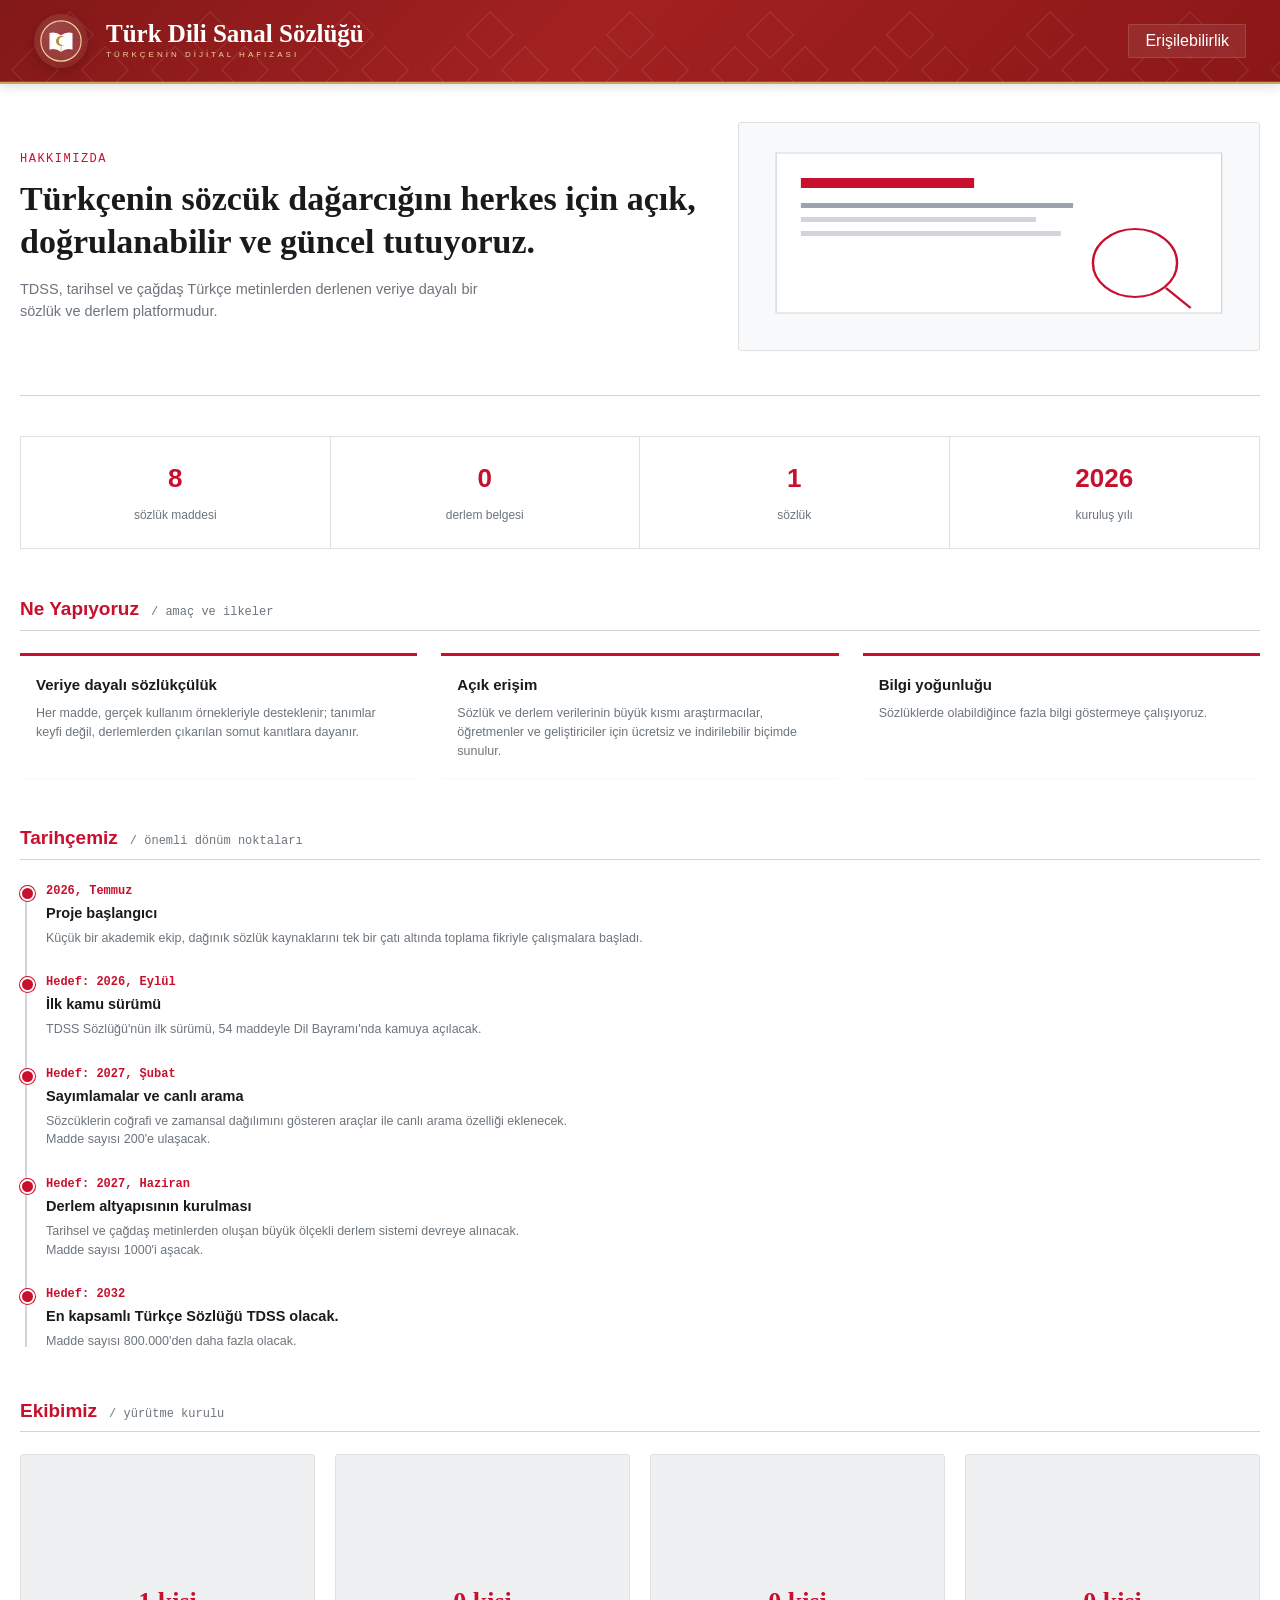
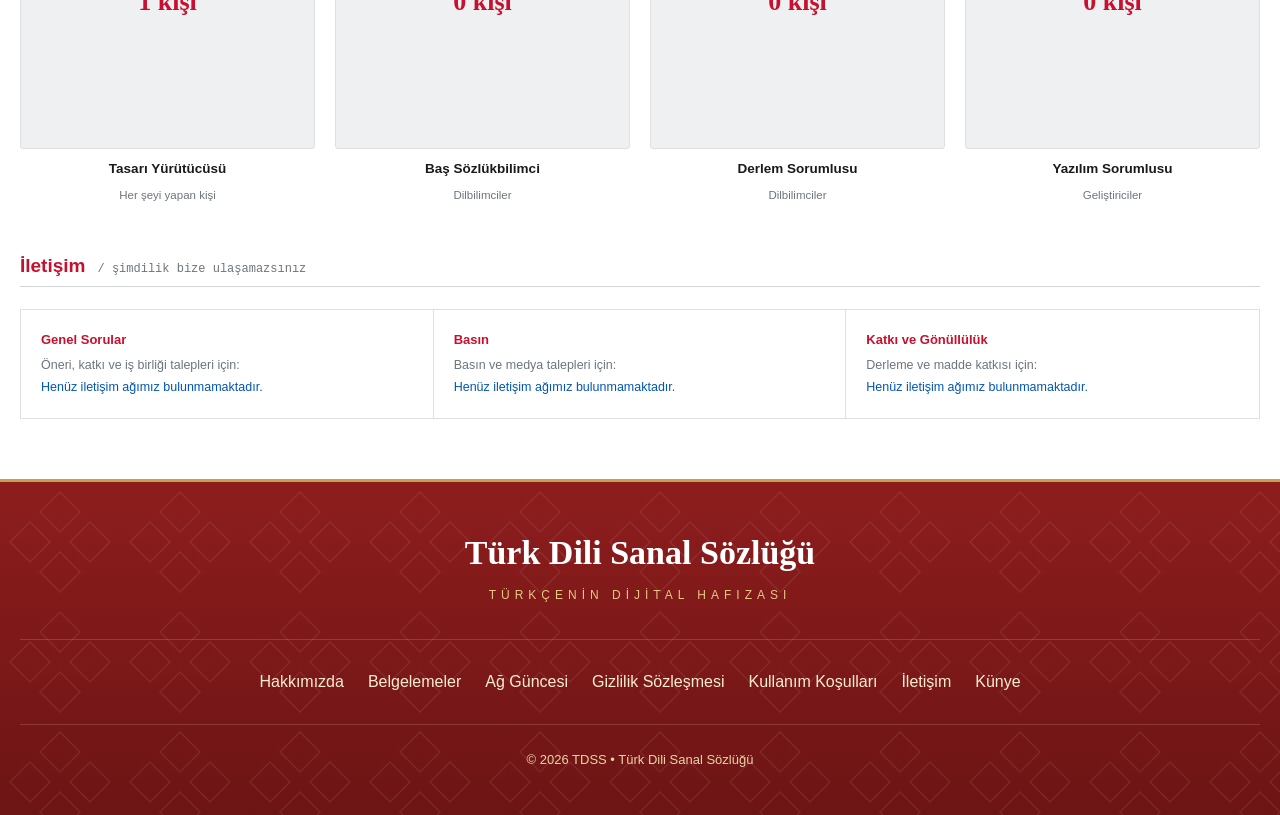
<file: hakkimizda/index.html>
<!DOCTYPE html>
<html lang="tr">
<head>
    <meta charset="UTF-8">
    <meta name="viewport" content="width=device-width, initial-scale=1.0">
    <title>Hakkımızda - TDSS</title>

    <link rel="stylesheet" href="/css/anasayfa.css">

    <style>
        /* ---- Hakkımızda sayfasına özel stiller (anasayfa.css token'larını kullanır) ---- */

        .about-hero {
            display: grid;
            grid-template-columns: 1.3fr 1fr;
            gap: 40px;
            align-items: center;
            padding: 38px 0 44px 0;
            border-bottom: 1px solid var(--line-color);
            margin-bottom: 40px;
        }

        .about-eyebrow {
            font-family: "IBM Plex Mono", monospace;
            font-size: 12px;
            letter-spacing: 1.5px;
            text-transform: uppercase;
            color: var(--primary-red);
            margin-bottom: 10px;
            display: block;
        }

        .about-hero h1 {
            font-family: "Source Serif 4", serif;
            font-size: 34px;
            line-height: 1.25;
            color: #1a1a1a;
            margin-bottom: 16px;
            font-weight: 700;
        }

        .about-hero p {
            font-size: 14.5px;
            color: var(--text-muted);
            max-width: 480px;
        }

        .about-hero-figure {
            border: 1px solid var(--border-color);
            border-radius: 3px;
            overflow: hidden;
            background: #f8f9fa;
        }

        .section-heading {
            display: flex;
            align-items: baseline;
            gap: 12px;
            border-bottom: 1px solid var(--line-color);
            padding-bottom: 6px;
            margin-bottom: 22px;
        }

        .section-heading h2 {
            font-size: 19px;
            font-weight: 700;
            color: var(--primary-red);
        }

        .section-heading span {
            font-family: "IBM Plex Mono", monospace;
            font-size: 12px;
            color: var(--text-muted);
        }

        .about-section {
            margin-bottom: 46px;
        }

        /* Sayılar şeridi */
        .stat-strip {
            display: grid;
            grid-template-columns: repeat(4, 1fr);
            gap: 0;
            border: 1px solid var(--border-color);
            margin-bottom: 46px;
        }

        .stat-cell {
            padding: 22px 18px;
            text-align: center;
            border-right: 1px solid var(--border-color);
        }

        .stat-cell:last-child {
            border-right: none;
        }

        .stat-num {
            font-family: "IBM Plex Sans", sans-serif;
            font-size: 26px;
            font-weight: 800;
            color: var(--primary-red);
            display: block;
            margin-bottom: 4px;
        }

        .stat-label {
            font-size: 12px;
            color: var(--text-muted);
        }

        /* Misyon / İlkeler kartları — anasayfa .card ile aynı dil */
        .principle-grid {
            display: grid;
            grid-template-columns: repeat(3, 1fr);
            gap: 24px;
        }

        .principle-card {
            border-top: 3px solid var(--primary-red);
            background: #fff;
            padding: 18px 16px;
            box-shadow: 0 1px 2px rgba(0,0,0,0.03);
        }

        .principle-card h3 {
            font-size: 15px;
            margin-bottom: 8px;
            color: #1a1a1a;
        }

        .principle-card p {
            font-size: 12.5px;
            color: var(--text-muted);
        }

        /* Tarihçe / zaman çizgisi */
        .timeline {
            position: relative;
            padding-left: 26px;
        }

        .timeline::before {
            content: "";
            position: absolute;
            left: 5px;
            top: 4px;
            bottom: 4px;
            width: 2px;
            background: var(--line-color);
        }

        .timeline-item {
            position: relative;
            padding-bottom: 26px;
        }

        .timeline-item:last-child {
            padding-bottom: 0;
        }

        .timeline-item::before {
            content: "";
            position: absolute;
            left: -26px;
            top: 4px;
            width: 11px;
            height: 11px;
            border-radius: 50%;
            background: var(--primary-red);
            border: 2px solid #fff;
            box-shadow: 0 0 0 1px var(--primary-red);
        }

        .timeline-year {
            font-family: "IBM Plex Mono", monospace;
            font-size: 12px;
            color: var(--primary-red);
            font-weight: 700;
            display: block;
            margin-bottom: 3px;
        }

        .timeline-item h4 {
            font-size: 14.5px;
            margin-bottom: 4px;
            color: #1a1a1a;
        }

        .timeline-item p {
            font-size: 12.5px;
            color: var(--text-muted);
            max-width: 640px;
        }

        /* Ekip / kurul */
        .team-grid {
            display: grid;
            grid-template-columns: repeat(4, 1fr);
            gap: 20px;
        }

        .team-card {
            text-align: center;
        }

        .team-avatar {
            width: 100%;
            aspect-ratio: 1;
            border-radius: 3px;
            background: #eef0f2;
            border: 1px solid var(--border-color);
            display: flex;
            align-items: center;
            justify-content: center;
            margin-bottom: 10px;
            color: var(--primary-red);
            font-family: "Source Serif 4", serif;
            font-size: 26px;
            font-weight: 700;
        }

        .team-card h4 {
            font-size: 13.5px;
            margin-bottom: 2px;
            color: #1a1a1a;
        }

        .team-card span {
            font-size: 11.5px;
            color: var(--text-muted);
        }

        /* İletişim şeridi */
        .contact-strip {
            display: grid;
            grid-template-columns: repeat(3, 1fr);
            border: 1px solid var(--border-color);
        }

        .contact-cell {
            padding: 20px;
            border-right: 1px solid var(--border-color);
        }

        .contact-cell:last-child {
            border-right: none;
        }

        .contact-cell h4 {
            font-size: 13px;
            color: var(--primary-red);
            margin-bottom: 6px;
        }

        .contact-cell p, .contact-cell a {
            font-size: 12.5px;
            color: var(--text-muted);
            text-decoration: none;
        }

        .contact-cell a {
            color: var(--link-blue);
        }

        @media (max-width: 992px) {
            .about-hero { grid-template-columns: 1fr; }
            .stat-strip { grid-template-columns: repeat(2, 1fr); }
            .stat-cell:nth-child(2) { border-right: none; }
            .principle-grid { grid-template-columns: 1fr; }
            .team-grid { grid-template-columns: repeat(2, 1fr); }
            .contact-strip { grid-template-columns: 1fr; }
            .contact-cell { border-right: none; border-bottom: 1px solid var(--border-color); }
        }
    </style>
</head>
<body>

    <!-- Üst Bilgi Çubuğu -->
    <header class="top-bar">
        <a href="/" class="brand-logo">
            <div class="brand-symbol">
                <svg viewBox="0 0 64 64" aria-hidden="true">
                    <!-- Dış çerçeve -->
                    <circle
                        cx="32"
                        cy="32"
                        r="28"
                        fill="rgba(255,255,255,.08)"
                        stroke="#f0d49b"
                        stroke-width="1.6"/>
                    <!-- Açık kitap -->
                    <path
                        d="
                        M16 21
                        Q24 18 32 24
                        Q40 18 48 21
                        V44
                        Q40 41 32 47
                        Q24 41 16 44
                        Z"
                        fill="white"
                        opacity=".99"/>
                    <!-- Sayfa çizgisi -->
                    <path
                        d="M32 24 V47"
                        stroke="#d9b76f"
                        stroke-width="1.2"/>
                    <!-- Hilal -->
                    <circle
                        cx="32"
                        cy="32"
                        r="7"
                        fill="#b78d42"/>

                    <circle
                        cx="34.5"
                        cy="32"
                        r="5.5"
                        fill="white"
                        opacity=".99"/>
                </svg>
            </div>
            <div class="brand-text">
                <span class="brand-title">
                    Türk Dili Sanal Sözlüğü
                </span>
                <span class="brand-subtitle">
                    Türkçenin Dijital Hafızası
                </span>
            </div>
        </a>
        <nav class="top-nav">
            <a href="#" class="top-link">
                Erişilebilirlik
            </a>
        </nav>
    </header>

    <div class="container">

        <!-- Hero -->
        <section class="about-hero">
            <div>
                <span class="about-eyebrow">Hakkımızda</span>
                <h1>Türkçenin sözcük dağarcığını herkes için açık, doğrulanabilir ve güncel tutuyoruz.</h1>
                <p>
                    TDSS, tarihsel ve çağdaş Türkçe metinlerden derlenen veriye dayalı bir
                    sözlük ve derlem platformudur.
                </p>
            </div>
            <div class="about-hero-figure">
                <svg width="100%" height="220" viewBox="0 0 420 220" preserveAspectRatio="none">
                    <rect width="420" height="220" fill="#f8f9fa"/>
                    <rect x="30" y="30" width="360" height="160" fill="#ffffff" stroke="#d1d5db" stroke-width="1"/>
                    <rect x="50" y="55" width="140" height="10" fill="#c8102e"/>
                    <rect x="50" y="80" width="220" height="5" fill="#9ca3af"/>
                    <rect x="50" y="94" width="190" height="5" fill="#d1d5db"/>
                    <rect x="50" y="108" width="210" height="5" fill="#d1d5db"/>
                    <circle cx="320" cy="140" r="34" fill="none" stroke="#c8102e" stroke-width="2"/>
                    <line x1="345" y1="165" x2="365" y2="185" stroke="#c8102e" stroke-width="2"/>
                </svg>
            </div>
        </section>

        <!-- Sayılar -->
        <div class="stat-strip">
            <div class="stat-cell">
                <span class="stat-num">8</span>
                <span class="stat-label">sözlük maddesi</span>
            </div>
            <div class="stat-cell">
                <span class="stat-num">0</span>
                <span class="stat-label">derlem belgesi</span>
            </div>
            <div class="stat-cell">
                <span class="stat-num">1</span>
                <span class="stat-label">sözlük</span>
            </div>
            <div class="stat-cell">
                <span class="stat-num">2026</span>
                <span class="stat-label">kuruluş yılı</span>
            </div>
        </div>

        <!-- Misyon / İlkeler -->
        <section class="about-section">
            <div class="section-heading">
                <h2>Ne Yapıyoruz</h2>
                <span>/ amaç ve ilkeler</span>
            </div>
            <div class="principle-grid">
                <div class="principle-card">
                    <h3>Veriye dayalı sözlükçülük</h3>
                    <p>
                        Her madde, gerçek kullanım örnekleriyle desteklenir; tanımlar keyfi değil,
                        derlemlerden çıkarılan somut kanıtlara dayanır.
                    </p>
                </div>
                <div class="principle-card">
                    <h3>Açık erişim</h3>
                    <p>
                        Sözlük ve derlem verilerinin büyük kısmı araştırmacılar, öğretmenler ve
                        geliştiriciler için ücretsiz ve indirilebilir biçimde sunulur.
                    </p>
                </div>
                <div class="principle-card">
                    <h3>Bilgi yoğunluğu</h3>
                    <p>
                        Sözlüklerde olabildiğince fazla bilgi göstermeye çalışıyoruz.
                    </p>
                </div>
            </div>
        </section>

        <!-- Tarihçe -->
        <section class="about-section">
            <div class="section-heading">
                <h2>Tarihçemiz</h2>
                <span>/ önemli dönüm noktaları</span>
            </div>
            <div class="timeline">
                <div class="timeline-item">
                    <span class="timeline-year">2026, Temmuz</span>
                    <h4>Proje başlangıcı</h4>
                    <p>Küçük bir akademik ekip, dağınık sözlük kaynaklarını tek bir çatı altında toplama fikriyle çalışmalara başladı.</p>
                </div>
                <div class="timeline-item">
                    <span class="timeline-year">Hedef: 2026, Eylül</span>
                    <h4>İlk kamu sürümü</h4>
                    <p>TDSS Sözlüğü'nün ilk sürümü, 54 maddeyle Dil Bayramı'nda kamuya açılacak.</p>
                </div>
                <div class="timeline-item">
                    <span class="timeline-year">Hedef: 2027, Şubat</span>
                    <h4>Sayımlamalar ve canlı arama</h4>
                    <p>Sözcüklerin coğrafi ve zamansal dağılımını gösteren araçlar ile canlı arama özelliği eklenecek.</p>
                    <p>Madde sayısı 200'e ulaşacak.</p>
                </div>
                <div class="timeline-item">
                    <span class="timeline-year">Hedef: 2027, Haziran</span>
                    <h4>Derlem altyapısının kurulması</h4> 
                    <p>Tarihsel ve çağdaş metinlerden oluşan büyük ölçekli derlem sistemi devreye alınacak.</p>
                    <p>Madde sayısı 1000'i aşacak.</p>
                </div>
                <div class="timeline-item">
                    <span class="timeline-year">Hedef: 2032</span>
                    <h4>En kapsamlı Türkçe Sözlüğü TDSS olacak.</h4>
                    <p>Madde sayısı 800.000'den daha fazla olacak.</p>
                </div>
            </div>
        </section>

        <!-- Ekip -->
        <section class="about-section">
            <div class="section-heading">
                <h2>Ekibimiz</h2>
                <span>/ yürütme kurulu</span>
            </div>
            <div class="team-grid">
                <div class="team-card">
                    <div class="team-avatar">1 kişi</div>
                    <h4>Tasarı Yürütücüsü</h4>
                    <span>Her şeyi yapan kişi</span>
                </div>
                <div class="team-card">
                    <div class="team-avatar">0 kişi</div>
                    <h4>Baş Sözlükbilimci</h4>
                    <span>Dilbilimciler</span>
                </div>
                <div class="team-card">
                    <div class="team-avatar">0 kişi</div>
                    <h4>Derlem Sorumlusu</h4>
                    <span>Dilbilimciler</span>
                </div>
                <div class="team-card">
                    <div class="team-avatar">0 kişi</div>
                    <h4>Yazılım Sorumlusu</h4>
                    <span>Geliştiriciler</span>
                </div>
            </div>
        </section>

        <!-- İletişim -->
        <section class="about-section">
            <div class="section-heading">
                <h2>İletişim</h2>
                <span>/ şimdilik bize ulaşamazsınız</span>
            </div>
            <div class="contact-strip">
                <div class="contact-cell">
                    <h4>Genel Sorular</h4>
                    <p>Öneri, katkı ve iş birliği talepleri için:</p>
                    <a>Henüz iletişim ağımız bulunmamaktadır.</a>
                </div>
                <div class="contact-cell">
                    <h4>Basın</h4>
                    <p>Basın ve medya talepleri için:</p>
                    <a>Henüz iletişim ağımız bulunmamaktadır.</a>
                </div>
                <div class="contact-cell">
                    <h4>Katkı ve Gönüllülük</h4>
                    <p>Derleme ve madde katkısı için:</p>
                    <a>Henüz iletişim ağımız bulunmamaktadır.</a>
                </div>
            </div>
        </section>

    </div>

    <!-- Alt Bilgi -->
    <footer class="footer">
        <div class="footer-pattern"></div>
        <div class="container">
            <div class="footer-header">
                <div class="footer-logo">
                    <div class="footer-title">
                        Türk Dili Sanal Sözlüğü
                    </div>
                    <div class="footer-subtitle">
                        TÜRKÇENİN DİJİTAL HAFIZASI
                    </div>
                </div>
            </div>
            <ul class="footer-links">
                <li><a href="/hakkimizda/">Hakkımızda</a></li>
                <li><a href="#">Belgelemeler</a></li>
                <li><a href="#">Ağ Güncesi</a></li>
                <li><a href="#">Gizlilik Sözleşmesi</a></li>
                <li><a href="#">Kullanım Koşulları</a></li>
                <li><a href="#">İletişim</a></li>
                <li><a href="#">Künye</a></li>
            </ul>
            <div class="footer-bottom">
                © 2026 TDSS • Türk Dili Sanal Sözlüğü
            </div>
        </div>
    </footer>

</body>
</html>
</file>
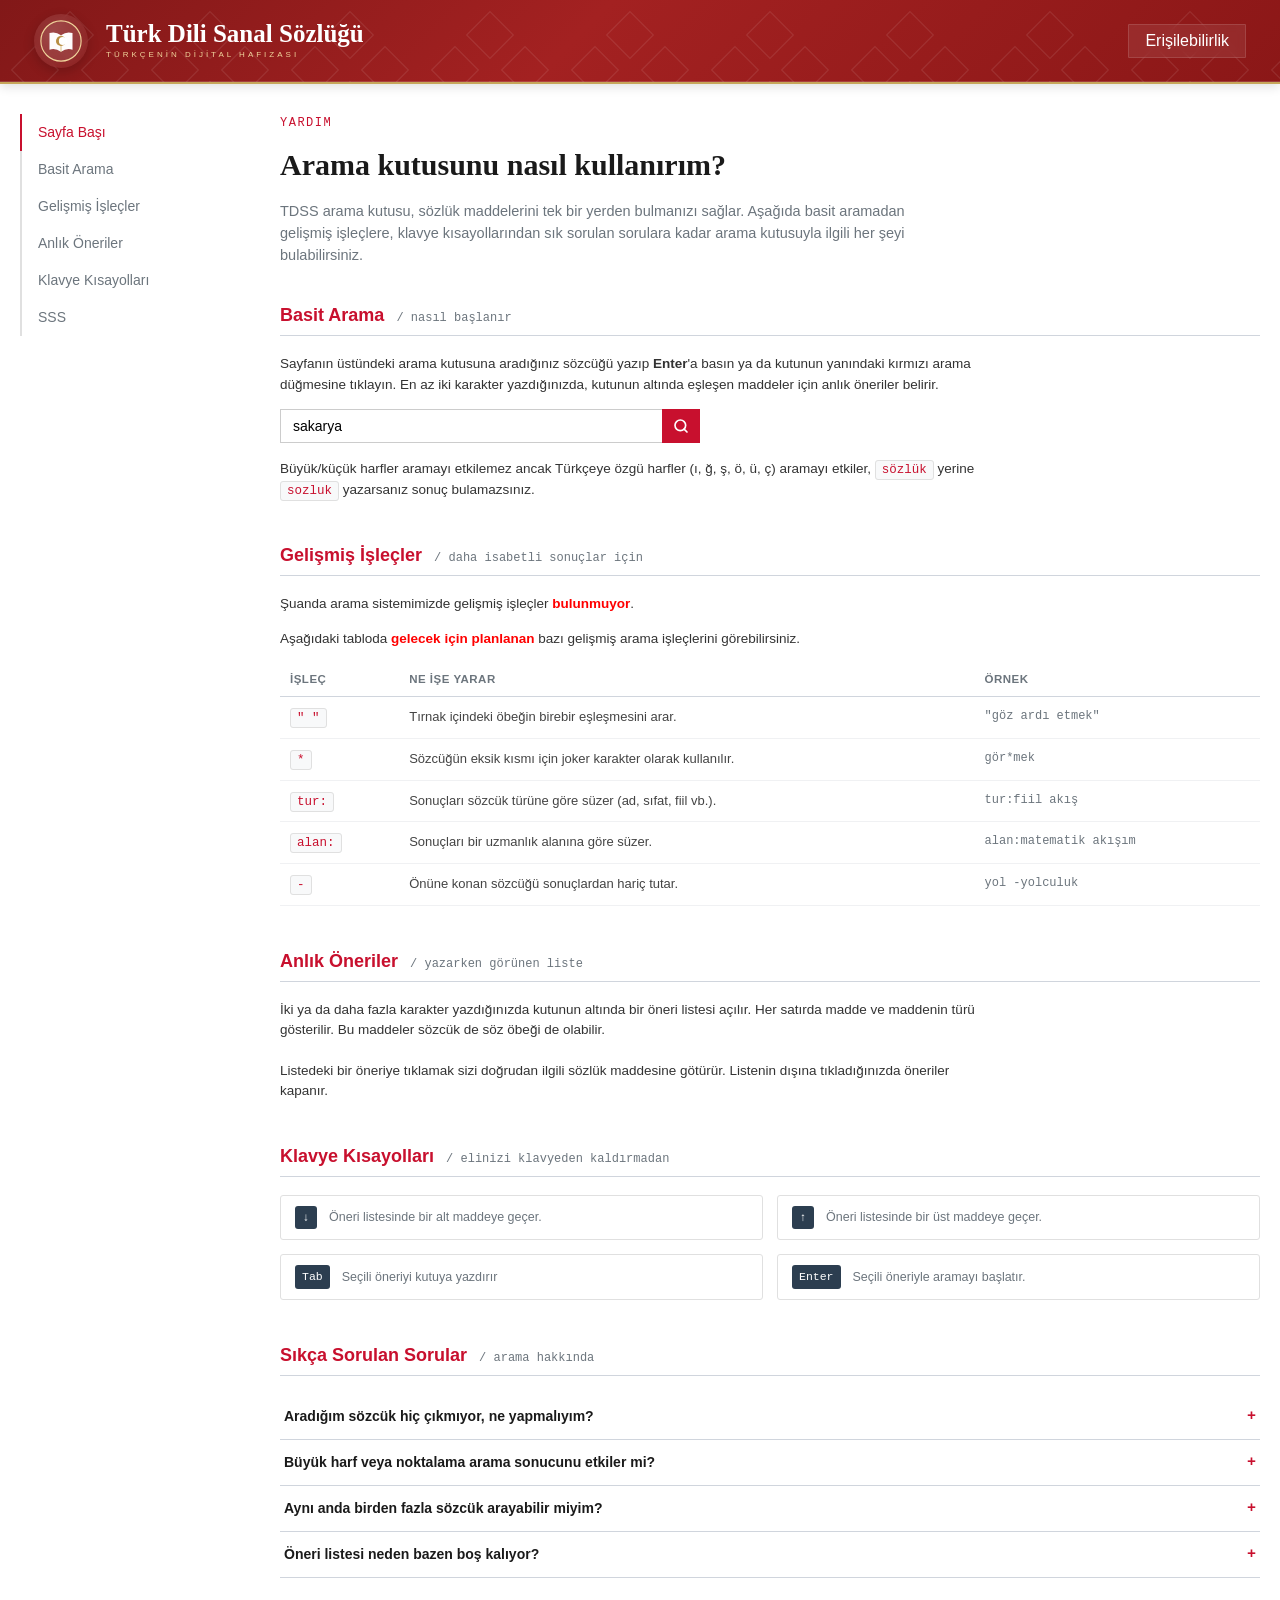
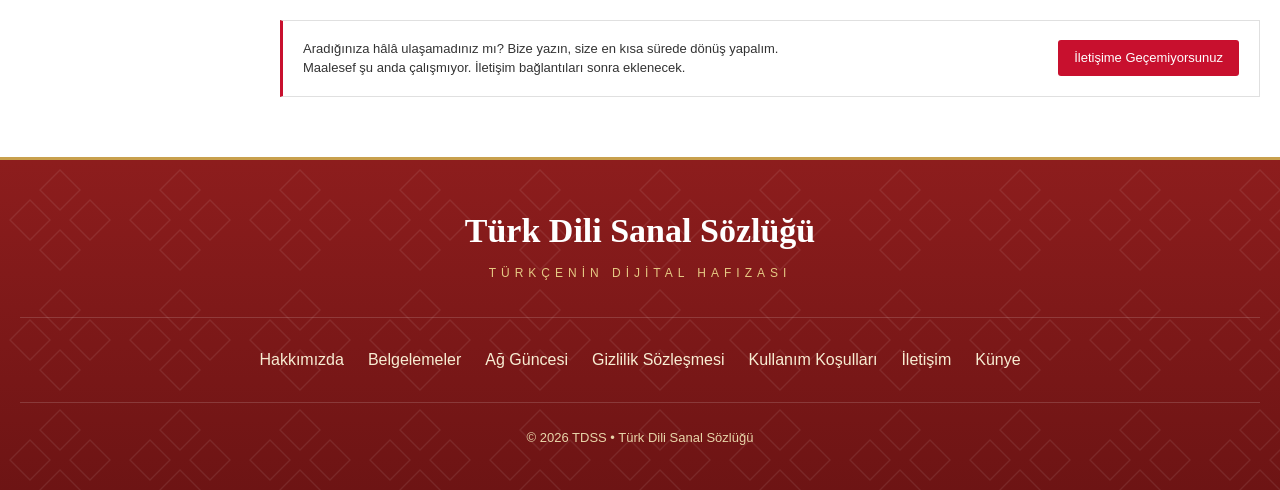
<file: yardim/arama/index.html>
<!DOCTYPE html>
<html lang="tr">
<head>
    <meta charset="UTF-8">
    <meta name="viewport" content="width=device-width, initial-scale=1.0">
    <title>Arama Yardımı - TDSS</title>

    <link rel="stylesheet" href="/css/anasayfa.css">

    <style>
        /* ---- Arama Yardımı sayfasına özel stiller (anasayfa.css token'larını kullanır) ---- */

        .help-layout {
            display: grid;
            grid-template-columns: 220px 1fr;
            gap: 40px;
            margin: 30px 0 50px 0;
        }

        /* Sol: içindekiler */
        .help-toc {
            position: sticky;
            top: 20px;
            align-self: start;
            border-right: 1px solid var(--line-color);
            padding-right: 20px;
        }

        .help-toc-title {
            font-family: "IBM Plex Mono", monospace;
            font-size: 11px;
            letter-spacing: 1px;
            text-transform: uppercase;
            color: var(--text-muted);
            margin-bottom: 12px;
        }

        .help-toc ul {
            list-style: none;
        }

        .help-toc li {
            margin-bottom: 9px;
        }

        .help-toc a {
            font-size: 13px;
            color: var(--text-dark);
            text-decoration: none;
        }

        .help-toc a:hover {
            color: var(--primary-red);
        }

        /* Sol Panel: Gezinme (Kısayollar) */
        .left-sidebar {
            position: sticky;
            top: 20px;
            align-self: start;
        }

        .page-nav { list-style: none; border-left: 2px solid var(--border-color); }
        .page-nav li a {
            display: block;
            padding: 8px 16px;
            color: var(--text-muted);
            text-decoration: none;
            font-size: 14px;
            transition: all 0.2s;
            border-left: 2px solid transparent;
            margin-left: -2px;
        }
        .page-nav li a:hover, .page-nav li a.active {
            color: var(--primary-red);
            border-left-color: var(--primary-red);
            background-color: var(--bg-light);
        }

        /* Sağ: içerik */
        .help-intro {
            margin-bottom: 36px;
        }

        .help-eyebrow {
            font-family: "IBM Plex Mono", monospace;
            font-size: 12px;
            letter-spacing: 1.5px;
            text-transform: uppercase;
            color: var(--primary-red);
            margin-bottom: 10px;
            display: block;
        }

        .help-intro h1 {
            font-family: "Source Serif 4", serif;
            font-size: 30px;
            color: #1a1a1a;
            margin-bottom: 14px;
            font-weight: 700;
        }

        .help-intro p {
            font-size: 14.5px;
            color: var(--text-muted);
            max-width: 640px;
        }

        .help-section {
            margin-bottom: 42px;
            scroll-margin-top: 20px;
        }

        .help-section .section-heading {
            display: flex;
            align-items: baseline;
            gap: 12px;
            border-bottom: 1px solid var(--line-color);
            padding-bottom: 6px;
            margin-bottom: 18px;
        }

        .help-section .section-heading h2 {
            font-size: 18px;
            font-weight: 700;
            color: var(--primary-red);
        }

        .help-section .section-heading span {
            font-family: "IBM Plex Mono", monospace;
            font-size: 12px;
            color: var(--text-muted);
        }

        .help-section > p {
            font-size: 13.5px;
            color: #333;
            margin-bottom: 14px;
            max-width: 720px;
        }

        /* Örnek arama kutusu görseli */
        .demo-search {
            display: flex;
            max-width: 420px;
            margin-bottom: 16px;
        }

        .demo-input {
            font-family: "Inter", sans-serif;
            flex: 1;
            padding: 8px 12px;
            font-size: 14px;
            border: 1px solid #ccc;
            border-right: none;
            height: 34px;
        }

        .demo-btn {
            background-color: var(--primary-red);
            border: none;
            width: 38px;
            height: 34px;
            display: flex;
            align-items: center;
            justify-content: center;
        }

        /* İşleç tablosu */
        .op-table {
            width: 100%;
            border-collapse: collapse;
            font-size: 13px;
            margin-bottom: 8px;
        }

        .op-table th {
            text-align: left;
            font-size: 11.5px;
            text-transform: uppercase;
            letter-spacing: 0.5px;
            color: var(--text-muted);
            border-bottom: 1px solid var(--line-color);
            padding: 8px 10px;
        }

        .op-table td {
            padding: 10px;
            border-bottom: 1px solid #f0f1f3;
            vertical-align: top;
        }

        .op-code {
            font-family: "IBM Plex Mono", monospace;
            background: #f8f9fa;
            border: 1px solid var(--border-color);
            border-radius: 3px;
            padding: 2px 6px;
            font-size: 12.5px;
            color: var(--primary-red);
            white-space: nowrap;
        }

        .op-desc {
            color: #444;
        }

        .op-example {
            color: var(--text-muted);
            font-family: "IBM Plex Mono", monospace;
            font-size: 12px;
        }

        /* Klavye kısayolları */
        .key-grid {
            display: grid;
            grid-template-columns: repeat(2, 1fr);
            gap: 14px;
        }

        .key-row {
            display: flex;
            align-items: center;
            gap: 12px;
            border: 1px solid var(--border-color);
            padding: 10px 14px;
            border-radius: 3px;
        }

        kbd {
            font-family: "IBM Plex Mono", monospace;
            font-size: 11.5px;
            background: #2c3e50;
            color: #fff;
            padding: 3px 7px;
            border-radius: 3px;
            min-width: 22px;
            text-align: center;
        }

        .key-desc {
            font-size: 12.5px;
            color: var(--text-muted);
        }

        /* SSS akordeon */
        .faq-item {
            border-bottom: 1px solid var(--line-color);
        }

        .faq-item:first-child {
            border-top: 1px solid var(--line-color);
        }

        .faq-question {
            width: 100%;
            text-align: left;
            background: none;
            border: none;
            padding: 14px 4px;
            font-size: 14px;
            font-weight: 600;
            color: #1a1a1a;
            cursor: pointer;
            display: flex;
            justify-content: space-between;
            align-items: center;
            font-family: inherit;
        }

        .faq-question:hover {
            color: var(--primary-red);
        }

        .faq-icon {
            font-family: "IBM Plex Mono", monospace;
            color: var(--primary-red);
            font-size: 15px;
            flex-shrink: 0;
            margin-left: 12px;
            transition: transform 0.15s;
        }

        .faq-item.open .faq-icon {
            transform: rotate(45deg);
        }

        .faq-answer {
            max-height: 0;
            overflow: hidden;
            transition: max-height 0.2s ease;
        }

        .faq-item.open .faq-answer {
            max-height: 240px;
        }

        .faq-answer p {
            font-size: 13px;
            color: var(--text-muted);
            padding: 0 4px 16px 4px;
            max-width: 680px;
        }

        /* Yardım kutusu — hâlâ takıldıysanız */
        .help-cta {
            border: 1px solid var(--border-color);
            border-left: 3px solid var(--primary-red);
            padding: 18px 20px;
            display: flex;
            justify-content: space-between;
            align-items: center;
            gap: 20px;
            flex-wrap: wrap;
        }

        .help-cta p {
            font-size: 13px;
            color: #333;
            max-width: 480px;
        }

        .help-cta a.top-btn-alt {
            background-color: var(--primary-red);
            color: #fff;
            padding: 8px 16px;
            border-radius: 3px;
            font-size: 13px;
            text-decoration: none;
            white-space: nowrap;
        }

        .help-cta a.top-btn-alt:hover {
            background-color: var(--dark-red);
        }

        @media (max-width: 900px) {
            .help-layout { grid-template-columns: 1fr; }
            .help-toc {
                position: static;
                border-right: none;
                border-bottom: 1px solid var(--line-color);
                padding-right: 0;
                padding-bottom: 16px;
            }
            .key-grid { grid-template-columns: 1fr; }
            .left-sidebar {
                display: none;
            }
        }
    </style>
</head>
<body id="sayfa-basi">

    <!-- Üst Bilgi Çubuğu -->
    <header class="top-bar">
        <a href="/" class="brand-logo">
            <div class="brand-symbol">
                <svg viewBox="0 0 64 64" aria-hidden="true">
                    <!-- Dış çerçeve -->
                    <circle
                        cx="32"
                        cy="32"
                        r="28"
                        fill="rgba(255,255,255,.08)"
                        stroke="#f0d49b"
                        stroke-width="1.6"/>
                    <!-- Açık kitap -->
                    <path
                        d="
                        M16 21
                        Q24 18 32 24
                        Q40 18 48 21
                        V44
                        Q40 41 32 47
                        Q24 41 16 44
                        Z"
                        fill="white"
                        opacity=".99"/>
                    <!-- Sayfa çizgisi -->
                    <path
                        d="M32 24 V47"
                        stroke="#d9b76f"
                        stroke-width="1.2"/>
                    <!-- Hilal -->
                    <circle
                        cx="32"
                        cy="32"
                        r="7"
                        fill="#b78d42"/>

                    <circle
                        cx="34.5"
                        cy="32"
                        r="5.5"
                        fill="white"
                        opacity=".99"/>
                </svg>
            </div>
            <div class="brand-text">
                <span class="brand-title">
                    Türk Dili Sanal Sözlüğü
                </span>
                <span class="brand-subtitle">
                    Türkçenin Dijital Hafızası
                </span>
            </div>
        </a>
        <nav class="top-nav">
            <a href="#" class="top-link">
                Erişilebilirlik
            </a>
        </nav>
    </header>

    <div class="container">

        <div class="help-layout">

            <!-- Sol: İçindekiler -->
            <!-- Sol Panel: Sayfa İçi Gezinme (İki sayfada da ortak kullanım) -->
            <aside class="left-sidebar">
                <ul class="page-nav">
                    <li><a href="#sayfa-basi">Sayfa Başı</a></li>
                    <li><a href="#basit-arama">Basit Arama</a></li>
                    <li><a href="#islecler">Gelişmiş İşleçler</a></li>
                    <li><a href="#oneriler">Anlık Öneriler</a></li>
                    <li><a href="#kisayollar">Klavye Kısayolları</a></li>
                    <li><a href="#sss">SSS</a></li>
                </ul>
            </aside>

            <!-- Sağ: İçerik -->
            <main>
                <div class="help-intro">
                    <span class="help-eyebrow">Yardım</span>
                    <h1>Arama kutusunu nasıl kullanırım?</h1>
                    <p>
                        TDSS arama kutusu, sözlük maddelerini tek bir yerden bulmanızı sağlar. 
                        Aşağıda basit aramadan gelişmiş işleçlere, klavye kısayollarından 
                        sık sorulan sorulara kadar arama kutusuyla ilgili
                        her şeyi bulabilirsiniz.
                    </p>
                </div>

                <!-- Basit Arama -->
                <section class="help-section" id="basit-arama">
                    <div class="section-heading">
                        <h2>Basit Arama</h2>
                        <span>/ nasıl başlanır</span>
                    </div>
                    <p>
                        Sayfanın üstündeki arama kutusuna aradığınız sözcüğü yazıp
                        <strong>Enter</strong>'a basın ya da kutunun yanındaki kırmızı arama
                        düğmesine tıklayın. En az iki karakter yazdığınızda, kutunun altında
                        eşleşen maddeler için anlık öneriler belirir.
                    </p>
                    <div class="demo-search">
                        <input class="demo-input" type="text" value="sakarya" readonly>
                        <div class="demo-btn">
                            <svg width="16" height="16" viewBox="0 0 24 24" fill="none" stroke="#ffffff" stroke-width="2.5" stroke-linecap="round" stroke-linejoin="round">
                                <circle cx="11" cy="11" r="8"></circle>
                                <line x1="21" y1="21" x2="16.65" y2="16.65"></line>
                            </svg>
                        </div>
                    </div>
                    <p>
                        Büyük/küçük harfler aramayı etkilemez ancak Türkçeye özgü harfler (ı, ğ, ş, ö, ü, ç) aramayı
                        etkiler, <span class="op-code">sözlük</span> yerine
                        <span class="op-code">sozluk</span> yazarsanız sonuç bulamazsınız.
                    </p>
                </section>

                <!-- Gelişmiş İşleçler -->
                <section class="help-section" id="islecler">
                    <div class="section-heading">
                        <h2>Gelişmiş İşleçler</h2>
                        <span>/ daha isabetli sonuçlar için</span>
                    </div>
                    <p>
                        Şuanda arama sistemimizde gelişmiş işleçler <span style="color: red; font-weight: 600;">bulunmuyor</span>.
                    </p>
                    <p>
                        Aşağıdaki tabloda <span style="color: red; font-weight: 600;">gelecek için planlanan</span> bazı gelişmiş arama işleçlerini görebilirsiniz.
                    </p>
                    <table class="op-table">
                        <thead>
                            <tr>
                                <th>İşleç</th>
                                <th>Ne işe yarar</th>
                                <th>Örnek</th>
                            </tr>
                        </thead>
                        <tbody>
                            <tr>
                                <td><span class="op-code">" "</span></td>
                                <td class="op-desc">Tırnak içindeki öbeğin birebir eşleşmesini arar.</td>
                                <td class="op-example">"göz ardı etmek"</td>
                            </tr>
                            <tr>
                                <td><span class="op-code">*</span></td>
                                <td class="op-desc">Sözcüğün eksik kısmı için joker karakter olarak kullanılır.</td>
                                <td class="op-example">gör*mek</td>
                            </tr>
                            <tr>
                                <td><span class="op-code">tur:</span></td>
                                <td class="op-desc">Sonuçları sözcük türüne göre süzer (ad, sıfat, fiil vb.).</td>
                                <td class="op-example">tur:fiil akış</td>
                            </tr>
                            <tr>
                                <td><span class="op-code">alan:</span></td>
                                <td class="op-desc">Sonuçları bir uzmanlık alanına göre süzer.</td>
                                <td class="op-example">alan:matematik akışım</td>
                            </tr>
                            <tr>
                                <td><span class="op-code">-</span></td>
                                <td class="op-desc">Önüne konan sözcüğü sonuçlardan hariç tutar.</td>
                                <td class="op-example">yol -yolculuk</td>
                            </tr>
                        </tbody>
                    </table>
                </section>

                <!-- Anlık Öneriler -->
                <section class="help-section" id="oneriler">
                    <div class="section-heading">
                        <h2>Anlık Öneriler</h2>
                        <span>/ yazarken görünen liste</span>
                    </div>
                    <p>
                        İki ya da daha fazla karakter yazdığınızda kutunun altında bir öneri listesi
                        açılır. Her satırda madde ve maddenin türü gösterilir. Bu maddeler sözcük de
                        söz öbeği de olabilir.
                        
                        <br> <br>
                        Listedeki bir
                        öneriye tıklamak sizi doğrudan ilgili sözlük maddesine götürür. Listenin
                        dışına tıkladığınızda öneriler kapanır.
                    </p>
                </section>

                <!-- Klavye Kısayolları -->
                <section class="help-section" id="kisayollar">
                    <div class="section-heading">
                        <h2>Klavye Kısayolları</h2>
                        <span>/ elinizi klavyeden kaldırmadan</span>
                    </div>
                    <div class="key-grid">
                        <div class="key-row">
                            <kbd>&darr;</kbd>
                            <span class="key-desc">Öneri listesinde bir alt maddeye geçer.</span>
                        </div>
                        <div class="key-row">
                            <kbd>&uarr;</kbd>
                            <span class="key-desc">Öneri listesinde bir üst maddeye geçer.</span>
                        </div>
                        <div class="key-row">
                            <kbd>Tab</kbd>
                            <span class="key-desc">Seçili öneriyi kutuya yazdırır</span>
                        </div>
                        <div class="key-row">
                            <kbd>Enter</kbd>
                            <span class="key-desc">Seçili öneriyle aramayı başlatır.</span>
                        </div>
                    </div>
                </section>

                <!-- SSS -->
                <section class="help-section" id="sss">
                    <div class="section-heading">
                        <h2>Sıkça Sorulan Sorular</h2>
                        <span>/ arama hakkında</span>
                    </div>

                    <div class="faq-item">
                        <button class="faq-question" type="button">
                            Aradığım sözcük hiç çıkmıyor, ne yapmalıyım?
                            <span class="faq-icon">+</span>
                        </button>
                        <div class="faq-answer">
                            <p>
                                Sözcüğü kısaltıp yeniden deneyin. Sözcük hâlâ
                                bulunamıyorsa "İletişim ve Geri Bildirim" üzerinden bize
                                bildirebilirsiniz; eksik maddeler değerlendirme listesine eklenir.
                            </p>
                        </div>
                    </div>

                    <div class="faq-item">
                        <button class="faq-question" type="button">
                            Büyük harf veya noktalama arama sonucunu etkiler mi?
                            <span class="faq-icon">+</span>
                        </button>
                        <div class="faq-answer">
                            <p>
                                Arama büyük/küçük harf duyarlı değildir ancak noktalama
                                işaretleri yok sayılmaz ve sonucu etkiler.
                            </p>
                        </div>
                    </div>

                    <div class="faq-item">
                        <button class="faq-question" type="button">
                            Aynı anda birden fazla sözcük arayabilir miyim?
                            <span class="faq-icon">+</span>
                        </button>
                        <div class="faq-answer">
                            <p>
                                Hayır
                            </p>
                        </div>
                    </div>

                    <div class="faq-item">
                        <button class="faq-question" type="button">
                            Öneri listesi neden bazen boş kalıyor?
                            <span class="faq-icon">+</span>
                        </button>
                        <div class="faq-answer">
                            <p>
                                Girdiğiniz metinle eşleşen bir madde bulunamadığında liste boş
                                kalır. Yazımı kontrol edin veya daha kısa bir kök ile aramayı
                                deneyin.
                            </p>
                        </div>
                    </div>
                </section>

                <!-- Hâlâ yardıma mı ihtiyacınız var -->
                <div class="help-cta">
                    <p>
                        Aradığınıza hâlâ ulaşamadınız mı? Bize yazın, size en kısa sürede dönüş
                        yapalım. Maalesef şu anda çalışmıyor. İletişim bağlantıları sonra eklenecek.
                    </p>
                    <a class="top-btn-alt">İletişime Geçemiyorsunuz</a>
                </div>

            </main>
        </div>
    </div>

    <!-- Alt Bilgi -->
    <footer class="footer">
        <div class="footer-pattern"></div>
        <div class="container">
            <div class="footer-header">
                <div class="footer-logo">
                    <div class="footer-title">
                        Türk Dili Sanal Sözlüğü
                    </div>
                    <div class="footer-subtitle">
                        TÜRKÇENİN DİJİTAL HAFIZASI
                    </div>
                </div>
            </div>
            <ul class="footer-links">
                <li><a href="/hakkimizda/">Hakkımızda</a></li>
                <li><a href="#">Belgelemeler</a></li>
                <li><a href="#">Ağ Güncesi</a></li>
                <li><a href="#">Gizlilik Sözleşmesi</a></li>
                <li><a href="#">Kullanım Koşulları</a></li>
                <li><a href="#">İletişim</a></li>
                <li><a href="#">Künye</a></li>
            </ul>
            <div class="footer-bottom">
                © 2026 TDSS • Türk Dili Sanal Sözlüğü
            </div>
        </div>
    </footer>

    <script>
        document.querySelectorAll('.page-nav a').forEach(anchor => {
            anchor.addEventListener('click', function (e) {
                e.preventDefault();
                document.querySelectorAll('.page-nav a').forEach(a => a.classList.remove('active'));
                this.classList.add('active');
                
                const targetId = this.getAttribute('href').substring(1);
                const targetElement = document.getElementById(targetId);
                
                if (targetElement) {
                    window.scrollTo({
                        top: targetElement.offsetTop - 80, // Üst menü boşluğu
                        behavior: 'smooth'
                    });
                }
            });
        });

        const sections = document.querySelectorAll(".help-section");
        const navLinks = document.querySelectorAll(".page-nav a");

        window.addEventListener("scroll", () => {
            let current = "sayfa-basi";

            sections.forEach(section => {
                const top = section.offsetTop - 120;

                if (window.scrollY >= top) {
                    current = section.id;
                }
            });

            navLinks.forEach(link => {
                link.classList.remove("active");

                if (link.getAttribute("href") === "#" + current) {
                    link.classList.add("active");
                }
            });
        });
        
        document.querySelectorAll(".faq-question").forEach(btn => {
            btn.addEventListener("click", () => {
                btn.parentElement.classList.toggle("open");
            });
        });
    </script>

</body>
</html>
</file>
<file: css/anasayfa.css>
:root {
    --primary-red: #c8102e;
    --dark-red: #900c21;
    --border-color: #e0e0e0;
    --line-color: #d0d5dd;
    --text-dark: #2c3e50;
    --text-muted: #6c757d;
    --link-blue: #0056b3;
}

* {
    box-sizing: border-box;
    margin: 0;
    padding: 0;
    /* font-family: -apple-system, BlinkMacSystemFont, "Segoe UI", Roboto, Helvetica, Arial, sans-serif; */
}

body {
    background-color: #ffffff;
    color: var(--text-dark);
    line-height: 1.5;
    font-family: "Noto Sans", sans-serif;
}

.top-bar{
    position:relative;
    display:flex;
    justify-content:space-between;
    align-items:center;
    padding:14px 34px;
    color:#fff;
    overflow:hidden;
    background:
        linear-gradient(
            135deg,
            #821818 0%,
            #a32121 45%,
            #8b1717 100%
        );

    border-bottom:2px solid #c6a65a;
    box-shadow:
        0 3px 10px rgba(0,0,0,.12);
}

/* hafif Türk geometrik deseni */
.top-bar::before{
    content:"";
    position:absolute;
    inset:0;
    pointer-events:none;
    opacity:.09;
    background-image:
    url("data:image/svg+xml,%3Csvg xmlns='http://www.w3.org/2000/svg' width='120' height='120'%3E%3Cg fill='none' stroke='white' stroke-width='1'%3E%3Cpath d='M60 10L80 30L60 50L40 30Z'/%3E%3Cpath d='M60 70L80 90L60 110L40 90Z'/%3E%3Cpath d='M10 60L30 40L50 60L30 80Z'/%3E%3Cpath d='M70 60L90 40L110 60L90 80Z'/%3E%3C/g%3E%3C/svg%3E");
    background-size:140px;
}

/* altın çizgi */
.top-bar::after{
    content:"";
    position:absolute;
    left:0;
    right:0;
    bottom:0;
    height:1px;
    background:

        rgba(255,255,255,.15);
}

/* -------------------------------------- */
.brand-logo{
    display:flex;
    align-items:center;
    gap:18px;
    color:white;
    text-decoration:none;
}

.brand-symbol{
    width:54px;
    height:54px;
    flex-shrink:0;
    display:flex;
    align-items:center;
    justify-content:center;
    border-radius:50%;
    background:
        radial-gradient(
            circle at 35% 30%,
            rgba(255,255,255,.12),
            rgba(255,255,255,.04)
        );
    backdrop-filter:blur(3px);
    box-shadow:
        0 4px 12px rgba(0,0,0,.18);
}

.brand-symbol svg{
    width:46px;
    height:46px;
}

/* yazılar */
.brand-text{
    display:flex;
    flex-direction:column;
    gap:3px;
}

.brand-title{
    font-family:"Source Serif 4", serif;
    font-size:25px;
    font-weight:600;
    line-height:1;
}

.brand-subtitle{
    font-size:8px;
    letter-spacing:3px;
    text-transform:uppercase;
    color:#f0d49b;
}

/* -------------------------------------- */
.top-nav{
    display:flex;
    align-items:center;
    gap:16px;
}

/* erişilebilirlik */
.top-link{
    display:flex;
    align-items:center;
    gap:8px;
    padding:4px 16px;
    border-radius:1px;
    color:white;
    text-decoration:none;
    background:rgba(255,255,255,.08);
    border:1px solid rgba(255,255,255,.12);
    transition:.25s;
    backdrop-filter:blur(4px);
}

.top-link:hover{
    background:rgba(255,255,255,.16);
}

/* Konteyner ve Sayfa Düzeni */
.container {
    max-width: 1280px;
    margin: 0 auto;
    padding: 0 20px;
}

/* Arama Alanı */
.search-section {
    margin: 25px 0 35px 0;
    max-width: 820px;
}

.search-box {
    position: relative;
    display: flex;
    gap: 0px;
    align-items: center;
}

.search-suggestions{
    position:absolute;
    left:0;
    right:38px;
    top:100%;
    margin-top:2px;

    background:#fff;

    border:1px solid #dcdfe3;
    border-top:none;

    box-shadow:
        0 6px 18px rgba(0,0,0,.08);

    display:none;

    z-index:500;
}

.search-suggestions.show{
    display:block;
}

.search-item{
    display:flex;
    align-items:center;
    gap:6px;
    padding:10px 14px;
    cursor:pointer;
    transition:background .15s;
}

.search-item:not(:last-child){
    border-bottom:1px solid #ececec;
}

.search-item:hover,
.search-item.active{
    background:#f7f8fa;
}

.search-word{
    font-weight:600;
    color:#222;
}

.search-separator{
    color:#9aa0a6;
    user-select:none;
}

.search-type{
    color:#6b7280;
    font-size:14px;
}

.search-item.selected{
    background:#f2f4f7;
}

.search-input {
    font-family:"Inter",sans-serif;
    flex: 1;
    padding: 9px 14px;
    font-size: 15px;
    border: 1px solid #ccc;
    border-radius: 0px;
    outline: none;
    height: 38px;
}

.search-input:focus {
    border-color: var(--primary-red);
}

.search-btn {
    background-color: var(--primary-red);
    border: none;
    width: 42px;
    height: 38px;
    border-radius: 0px;
    cursor: pointer;
    display: flex;
    align-items: center;
    justify-content: center;
    transition: background-color 0.2s;
}

.search-btn:hover {
    background-color: var(--dark-red);
}

.help-btn {
    background-color: #f1f3f5;
    border: 1px solid #ccc;
    width: 38px;
    height: 38px;
    border-radius: 0px;
    cursor: pointer;
    display: flex;
    align-items: center;
    justify-content: center;
}

.help-btn:hover {
    background-color: #e9ecef;
}

.random-btn {
    background-color: #f1f3f5;
    border: 1px solid #ccc;
    width: 38px;
    height: 38px;
    border-radius: 0px;
    cursor: pointer;
    display: flex;
    align-items: center;
    justify-content: center;
}

.random-btn:hover {
    background-color: #e9ecef;
}

/* İki Kolonlu Sayfa Düzeni */
.main-layout {
    display: grid;
    grid-template-columns: 1fr 260px; /* Sağ sütun inceltildi, ana içerik büyütüldü */
    gap: 36px;
    margin-bottom: 50px;
}

/* Sol Panel: İçerik Grid */
.content-grid {
    display: grid;
    grid-template-columns: repeat(3, 1fr);
    gap: 24px;
}

.card {
    background: #fff;
    display: flex;
    flex-direction: column;
}

.card-header-line {
    border-bottom: 1px solid var(--line-color);
    padding-bottom: 4px;
    margin-bottom: 8px;
}

.card-title {
    color: var(--primary-red);
    font-size: 17px;
    font-weight: 700;
    text-decoration: none;
    display: inline-block;
}

.card-title:hover {
    text-decoration: underline;
}

.card-subtitle {
    font-size: 12.5px;
    color: var(--text-muted);
    margin-bottom: 10px;
    min-height: 36px;
}

.card-image-box {
    width: 100%;
    height: 135px;
    background-color: #f8f9fa;
    border: 1px solid var(--border-color);
    border-radius: 3px;
    margin-bottom: 10px;
    overflow: hidden;
    display: flex;
    align-items: center;
    justify-content: center;
}

.card-image-box img {
    width: 100%;
    height: 100%;
    object-fit: cover;
}

.card-links {
    list-style: none;
    font-size: 12px;
    line-height: 1.6;
}

.card-links li {
    color: var(--text-muted);
}

.card-links a {
    color: var(--link-blue);
    text-decoration: none;
}

.card-links a:hover {
    text-decoration: underline;
}

/* Sağ Panel: Sidebar */
.sidebar {
    display: flex;
    flex-direction: column;
    gap: 28px;
    font-size: 12.5px;
}

.sidebar-section {
    padding-bottom: 10px;
}

.sidebar-header {
    display: flex;
    justify-content: space-between;
    align-items: baseline;
    border-bottom: 1px solid var(--line-color); /* Sağ sütun başlık altı çizgisi */
    padding-bottom: 4px;
    margin-bottom: 10px;
}

.sidebar-title {
    font-size: 15px;
    font-weight: 700;
    color: #111;
}

.sidebar-archive {
    font-size: 11.5px;
    color: var(--link-blue);
    text-decoration: none;
}

.word-of-day {
    font-family:"Source Serif 4",serif;
    font-size: 17px;
    font-weight: bold;
    color: var(--primary-red);
    text-decoration: none;
    display: block;
    margin-bottom: 2px;
}

.word-type {
    font-style: italic;
    color: var(--text-muted);
    margin-bottom: 8px;
}

.word-desc {
    color: #333;
    margin-bottom: 8px;
    font-weight: 500;
}

.word-body {
    font-size: 12px;
    color: #555;
    text-align: justify;
    line-height: 1.45;
}

.news-item {
    margin-bottom: 12px;
}

.news-date {
    font-family:"IBM Plex Mono",monospace;
    color: var(--primary-red);
    font-weight: 200;
    font-size: 11px;
    margin-right: 4px;
}

.news-link {
    color: var(--link-blue);
    text-decoration: none;
}

.news-link:hover {
    text-decoration: underline;
}

.recent-words-list {
    list-style: none;
    margin-top: 6px;
}

.recent-words-list li {
    margin-bottom: 5px;
    display: flex;
    justify-content: space-between;
}

.social-icons {
    display: flex;
    gap: 8px;
    margin-top: 15px;
}

.social-icon {
    width: 26px;
    height: 26px;
    background: #e9ecef;
    border-radius: 50%;
    display: flex;
    align-items: center;
    justify-content: center;
    color: var(--primary-red);
    text-decoration: none;
    font-weight: bold;
    font-size: 11px;
}


/*Alt Bilgi */
.footer{
    position:relative;
    overflow:hidden;
    margin-top:60px;
    background:
        linear-gradient(
            180deg,
            #8d1d1d,
            #6d1414
        );
    color:white;
    border-top:3px solid #c8a04d;
}

/* Türk geometrik deseni */
.footer::before{
    content:"";
    position:absolute;
    inset:0;
    opacity:.08;
    background-image:url("data:image/svg+xml,%3Csvg xmlns='http://www.w3.org/2000/svg' width='120' height='120'%3E%3Cg fill='none' stroke='white' stroke-width='1.4'%3E%3Cpath d='M60 10L80 30L60 50L40 30Z'/%3E%3Cpath d='M60 70L80 90L60 110L40 90Z'/%3E%3Cpath d='M10 60L30 40L50 60L30 80Z'/%3E%3Cpath d='M70 60L90 40L110 60L90 80Z'/%3E%3C/g%3E%3C/svg%3E");
    background-size:120px;
    pointer-events:none;
}

.footer .container{
    position:relative;
    z-index:2;
    padding:45px 20px;
}

.footer-header{
    text-align:center;
    margin-bottom:35px;
}

.footer-title{
    font-family:"Cormorant Garamond",serif;
    font-size:34px;
    font-weight:700;
    color:white;
}

.footer-subtitle{
    margin-top:8px;
    font-size:12px;
    letter-spacing:5px;
    color:#e5c984;
}

.footer-links{
    display:flex;
    justify-content:center;
    flex-wrap:wrap;
    gap:24px;
    list-style:none;
    margin:0;
    padding:30px 0;
    border-top:1px solid rgba(255,255,255,.15);
    border-bottom:1px solid rgba(255,255,255,.15);

}

.footer-links a{
    color:#f8edd3;
    text-decoration:none;
    transition:.25s;
}

.footer-links a:hover{
    color:white;
}

.footer-bottom{
    text-align:center;
    margin-top:25px;
    color:#e8d6aa;
    font-size:13px;
}

@media (max-width: 992px) {
    .main-layout {
        grid-template-columns: 1fr;
    }
    .content-grid {
        grid-template-columns: repeat(2, 1fr);
    }
}

@media (max-width: 600px) {
    .content-grid {
        grid-template-columns: 1fr;
    }
}
</file>
